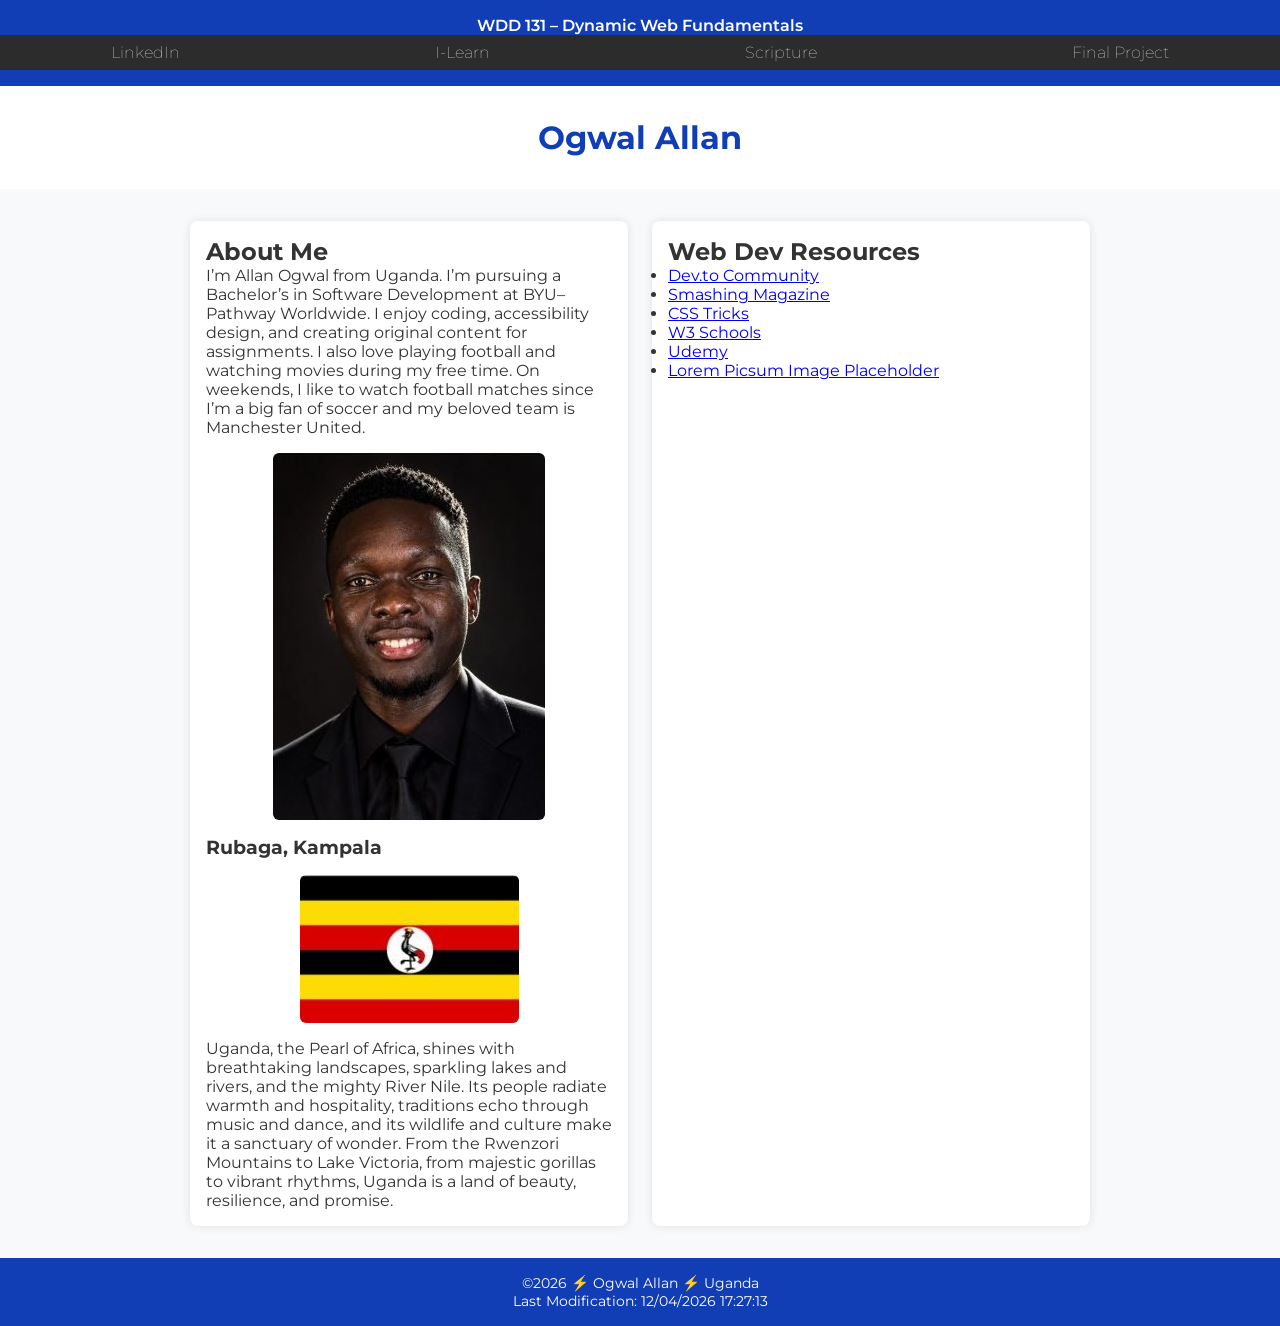
<file: index.html>
<!DOCTYPE html>
<html lang="en">

<head>
    <meta charset="UTF-8">
    <meta name="viewport" content="width=device-width, initial-scale=1.0">
    <meta name="description"
        content="WDD 131 – Dynamic Web Fundamentals | Ogwal Allan | Personal introduction and web development resources.">
    <meta name="author" content="Ogwal Allan">
    <title>WDD 131 – Dynamic Web Fundamentals – Ogwal Allan</title>

    <!-- Google Fonts -->
    <link rel="preconnect" href="https://fonts.googleapis.com">
    <link rel="preconnect" href="https://fonts.gstatic.com" crossorigin>
    <link
        href="https://fonts.googleapis.com/css2?family=Abril+Fatface&family=Montserrat:wght@100..900&family=Roboto:wght@100..900&display=swap"
        rel="stylesheet">

    <!-- Stylesheet -->
    <link rel="stylesheet" href="styles/base.css">
    <script src="scripts/getdates.js" defer></script>
</head>

<body>
    <header>
        <span id="course-title">WDD 131 – Dynamic Web Fundamentals</span>
        <nav aria-label="Main navigation">
            <ul>
                <li><a href="https://www.linkedin.com/in/ogwal-allan-72a151397/">LinkedIn</a></li>
                <li><a href="https://byupw.instructure.com/">I‑Learn</a></li>
                <li><a href="https://www.churchofjesuschrist.org/study/scriptures/nt/matt/1?lang=eng">Scripture</a></li>
                <li><a href="#">Final Project</a></li>
            </ul>
        </nav>
    </header>

    <!-- Name centered in white space below nav -->
    <section id="intro-name">
        <h1>Ogwal Allan</h1>
    </section>



    <main>
        <section class="card">
            <h2>About Me</h2>
            <p>I’m Allan Ogwal from Uganda. I’m pursuing a Bachelor’s in Software Development at BYU–Pathway Worldwide.
                I enjoy coding, accessibility design, and creating original content for assignments. I also love playing
                football and watching movies during my free time. On weekends, I like to watch football matches since
                I’m a big fan of soccer and my beloved team is Manchester United.</p>
            <img src="images/allan.jpg" alt="Ogwal Allan portrait">
            <h3>Rubaga, Kampala</h3>
            <img src="images/ugandaflag.jpg" alt="Official Flag of Uganda">
            <p>Uganda, the Pearl of Africa, shines with breathtaking landscapes, sparkling lakes and rivers, and the
                mighty River Nile. Its people radiate warmth and hospitality, traditions echo through music and dance,
                and its wildlife and culture make it a sanctuary of wonder. From the Rwenzori Mountains to Lake
                Victoria, from majestic gorillas to vibrant rhythms, Uganda is a land of beauty, resilience, and
                promise.</p>
        </section>

        <section class="card">
            <h2>Web Dev Resources</h2>
            <ul>
                <li><a href="https://dev.to/">Dev.to Community</a></li>
                <li><a href="https://www.smashingmagazine.com/">Smashing Magazine</a></li>
                <li><a href="https://css-tricks.com/">CSS Tricks</a></li>
                <li><a href="https://www.w3schools.com/">W3 Schools</a></li>
                <li><a href="https://www.udemy.com/">Udemy</a></li>
                <li><a href="https://picsum.photos/">Lorem Picsum Image Placeholder</a></li>
            </ul>
        </section>
    </main>

    <footer>
        <p>©<span id="currentyear"></span> ⚡ Ogwal Allan ⚡ Uganda</p>
        <p id="lastModified"></p>
    </footer>
</body>

</html>
</file>
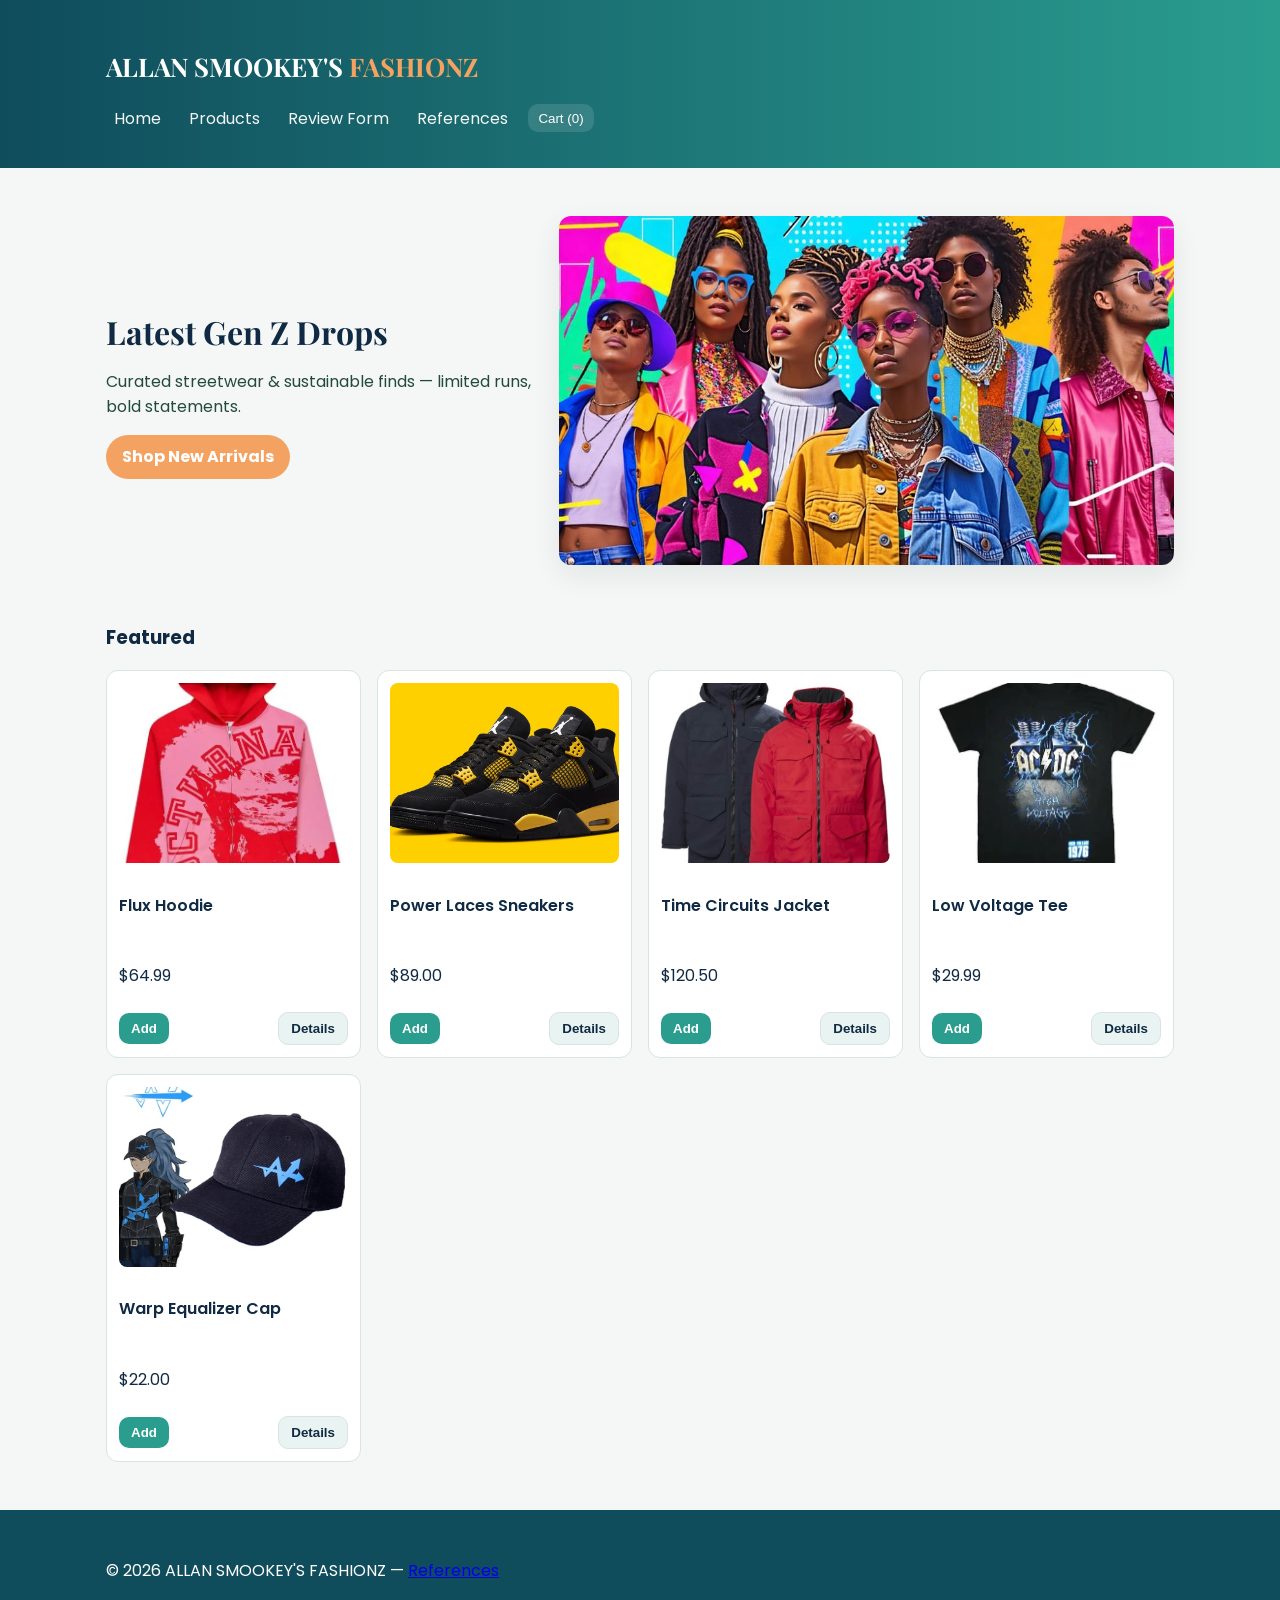
<file: project/index.html>
<!DOCTYPE html>
<html lang="en">

<head>
    <meta charset="utf-8">
    <meta name="viewport" content="width=device-width, initial-scale=1">
    <title>ALLAN SMOOKEY'S FASHIONZ — Home</title>
    <meta name="author" content="Ogwal Allan">
    <meta name="description" content="ALLAN SMOOKEY'S FASHIONZ — Trend-led Gen Z fashion store home page.">
    <link
        href="https://fonts.googleapis.com/css2?family=Playfair+Display:wght@600;700&family=Poppins:wght@300;400;600&display=swap"
        rel="stylesheet">
    <link rel="stylesheet" href="styles/main.css">
    <script src="scripts/main.js" defer></script>
</head>

<body>
    <header class="site-header">
        <div class="container">
            <h1 class="brand">ALLAN SMOOKEY'S <span class="accent">FASHIONZ</span></h1>
            <nav class="nav">
                <a href="index.html">Home</a>
                <a href="products.html">Products</a>
                <a href="../form.html">Review Form</a>
                <a href="references.html">References</a>
                <button id="cartBtn" class="cart-btn" aria-label="View cart">Cart (<span
                        id="cartCount">0</span>)</button>
            </nav>
        </div>
    </header>

    <main class="container">
        <section class="hero">
            <div class="hero-left">
                <h2>Latest Gen Z Drops</h2>
                <p class="lead">Curated streetwear & sustainable finds — limited runs, bold statements.</p>
                <a class="cta" href="products.html">Shop New Arrivals</a>
            </div>
            <div class="hero-right">
                <img src="../images/hero-streetwear.jpg" alt="Streetwear look" loading="lazy">
            </div>
        </section>

        <section>
            <h3>Featured</h3>
            <div id="productsGrid" class="products-grid" aria-live="polite">
                <!-- products rendered by JS -->
            </div>
        </section>
    </main>

    <footer class="site-footer">
        <div class="container">
            <p>&copy; <span id="year"></span> ALLAN SMOOKEY'S FASHIONZ — <a href="references.html">References</a></p>
        </div>
    </footer>

    <script>document.getElementById('year').textContent = new Date().getFullYear()</script>
</body>

</html>
</file>
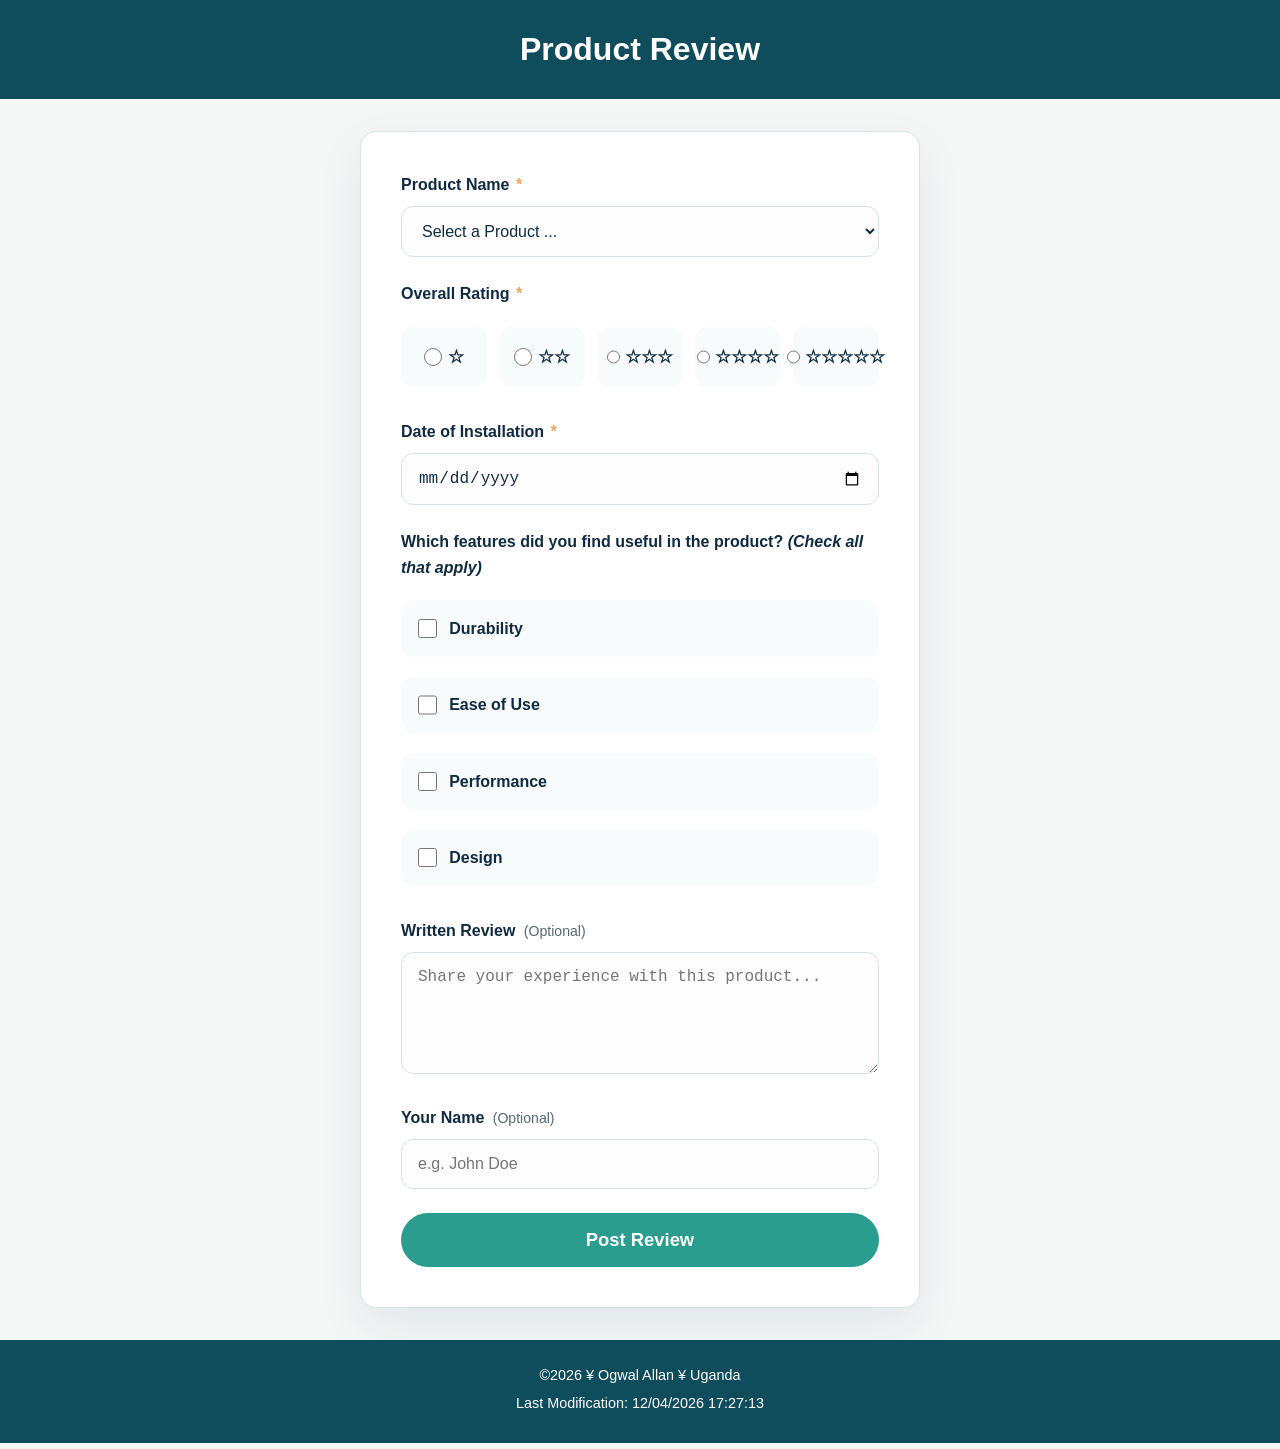
<file: form.html>
<!DOCTYPE html>
<html lang="en">

<head>
    <meta charset="UTF-8">
    <meta name="viewport" content="width=device-width, initial-scale=1.0">
    <title>Product Review Form</title>
    <meta name="author" content="Ogwal Allan">
    <meta name="description" content="Product review form assignment for WDD 131: Dynamic Web Fundamentals.">
    <link rel="stylesheet" href="styles/form.css">
    <script src="scripts/form.js" defer></script>
</head>

<body>
    <header>
        <h1>Product Review</h1>
    </header>

    <main>
        <form method="get" action="review.html">
            <div class="form-group">
                <label for="productName">Product Name <span class="required">*</span></label>
                <select id="productName" name="productName" required>
                    <option value="" disabled selected>Select a Product ...</option>
                </select>
            </div>

            <fieldset class="form-group">
                <legend>Overall Rating <span class="required">*</span></legend>
                <div class="rating-container">
                    <label class="rating-label" for="rating1">
                        <input type="radio" id="rating1" name="rating" value="1" required>
                        <span class="star-icon">☆</span>
                        <span class="sr-only">1 Star</span>
                    </label>
                    <label class="rating-label" for="rating2">
                        <input type="radio" id="rating2" name="rating" value="2" required>
                        <span class="star-icon">☆☆</span>
                        <span class="sr-only">2 Stars</span>
                    </label>
                    <label class="rating-label" for="rating3">
                        <input type="radio" id="rating3" name="rating" value="3" required>
                        <span class="star-icon">☆☆☆</span>
                        <span class="sr-only">3 Stars</span>
                    </label>
                    <label class="rating-label" for="rating4">
                        <input type="radio" id="rating4" name="rating" value="4" required>
                        <span class="star-icon">☆☆☆☆</span>
                        <span class="sr-only">4 Stars</span>
                    </label>
                    <label class="rating-label" for="rating5">
                        <input type="radio" id="rating5" name="rating" value="5" required>
                        <span class="star-icon">☆☆☆☆☆</span>
                        <span class="sr-only">5 Stars</span>
                    </label>
                </div>
            </fieldset>

            <div class="form-group">
                <label for="installationDate">Date of Installation <span class="required">*</span></label>
                <input type="date" id="installationDate" name="installationDate" required>
            </div>

            <fieldset class="form-group">
                <legend>Which features did you find useful in the product? <em>(Check all that apply)</em></legend>
                <div class="checkbox-group">
                    <label for="featureDurability">
                        <input type="checkbox" id="featureDurability" name="features" value="durability"> Durability
                    </label>
                    <label for="featureEaseOfUse">
                        <input type="checkbox" id="featureEaseOfUse" name="features" value="easeOfUse"> Ease of Use
                    </label>
                    <label for="featurePerformance">
                        <input type="checkbox" id="featurePerformance" name="features" value="performance"> Performance
                    </label>
                    <label for="featureDesign">
                        <input type="checkbox" id="featureDesign" name="features" value="design"> Design
                    </label>
                </div>
            </fieldset>

            <div class="form-group">
                <label for="writtenReview">Written Review <span class="optional">(Optional)</span></label>
                <textarea id="writtenReview" name="writtenReview" rows="5"
                    placeholder="Share your experience with this product..."></textarea>
            </div>

            <div class="form-group">
                <label for="userName">Your Name <span class="optional">(Optional)</span></label>
                <input type="text" id="userName" name="userName" placeholder="e.g. John Doe">
            </div>

            <input type="submit" value="Post Review" class="submit-btn">
        </form>
    </main>

    <footer>
        <p>&copy;<span id="currentYear"></span> ¥ Ogwal Allan ¥ Uganda</p>
        <p>Last Modification: <span id="lastModified"></span></p>
    </footer>
</body>

</html>
</file>
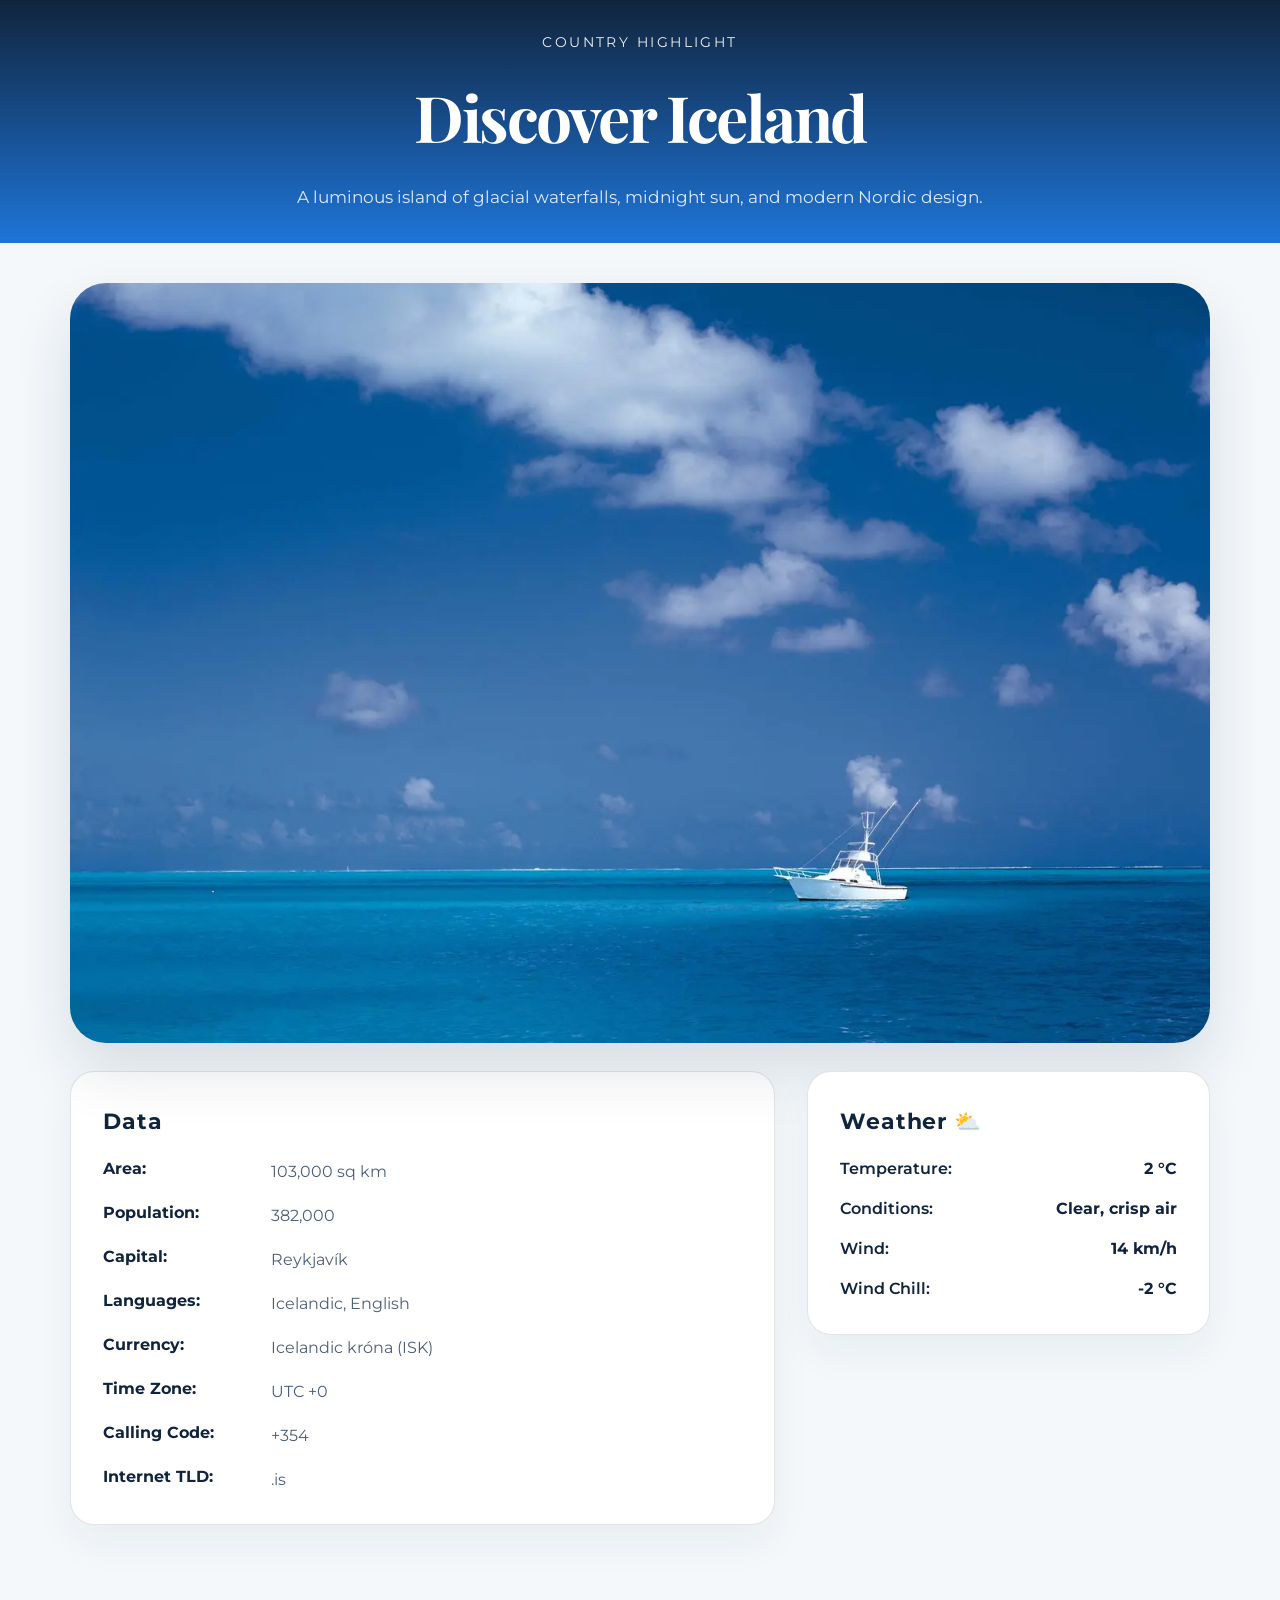
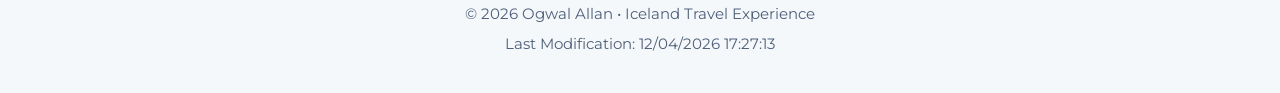
<file: place.html>
<!DOCTYPE html>
<html lang="en">

<head>
    <meta charset="UTF-8">
    <meta name="viewport" content="width=device-width, initial-scale=1.0">
    <meta name="description"
        content="Travel page for Iceland with responsive hero image, weather data, and modern design.">
    <meta name="author" content="Ogwal Allan">
    <title>Iceland Travel | Country Place Page</title>

    <link rel="preconnect" href="https://fonts.googleapis.com">
    <link rel="preconnect" href="https://fonts.gstatic.com" crossorigin>
    <link
        href="https://fonts.googleapis.com/css2?family=Montserrat:wght@300;400;500;700;800&family=Playfair+Display:wght@600;700&display=swap"
        rel="stylesheet">
    <link rel="stylesheet" href="styles/place.css">
    <script src="scripts/place.js" defer></script>
</head>

<body>
    <header class="page-header">
        <div class="header-inner">
            <div>
                <p class="eyebrow">Country Highlight</p>
                <h1>Discover Iceland</h1>
            </div>
            <p class="header-subtitle">A luminous island of glacial waterfalls, midnight sun, and modern Nordic design.
            </p>
        </div>
    </header>

    <main class="place-page">
        <section class="hero-panel">
            <div class="hero-image-wrapper">
                <picture>
                    <source type="image/webp"
                        srcset="images/hero-720.webp 720w, images/hero-1080.webp 1080w, images/hero-1440.webp 1440w"
                        sizes="(max-width: 900px) 100vw, 1200px">
                    <img class="hero-image" src="images/hero-1200.webp"
                        alt="Iceland glacier lake landscape in evening light" loading="lazy">
                </picture>
            </div>
        </section>

        <section class="detail-grid">
            <article class="data-card card">
                <h2>Data</h2>
                <dl>
                    <div>
                        <dt>Area:</dt>
                        <dd>103,000 sq km</dd>
                    </div>
                    <div>
                        <dt>Population:</dt>
                        <dd>382,000</dd>
                    </div>
                    <div>
                        <dt>Capital:</dt>
                        <dd>Reykjavík</dd>
                    </div>
                    <div>
                        <dt>Languages:</dt>
                        <dd>Icelandic, English</dd>
                    </div>
                    <div>
                        <dt>Currency:</dt>
                        <dd>Icelandic króna (ISK)</dd>
                    </div>
                    <div>
                        <dt>Time Zone:</dt>
                        <dd>UTC +0</dd>
                    </div>
                    <div>
                        <dt>Calling Code:</dt>
                        <dd>+354</dd>
                    </div>
                    <div>
                        <dt>Internet TLD:</dt>
                        <dd>.is</dd>
                    </div>
                </dl>
            </article>

            <article class="weather-card card">
                <div class="weather-icon-mobile">
                    <img src="images/weather-sun.svg" alt="Sunny weather icon" width="72" height="72">
                </div>
                <h2>Weather</h2>
                <ul>
                    <li><span>Temperature:</span><strong>2 °C</strong></li>
                    <li><span>Conditions:</span><strong>Clear, crisp air</strong></li>
                    <li><span>Wind:</span><strong>14 km/h</strong></li>
                    <li><span>Wind Chill:</span><strong id="windChill">–</strong></li>
                </ul>
            </article>
        </section>
    </main>

    <footer>
        <p>© <span id="currentyear"></span> Ogwal Allan • Iceland Travel Experience</p>
        <p id="lastModified"></p>
    </footer>
</body>

</html>
</file>
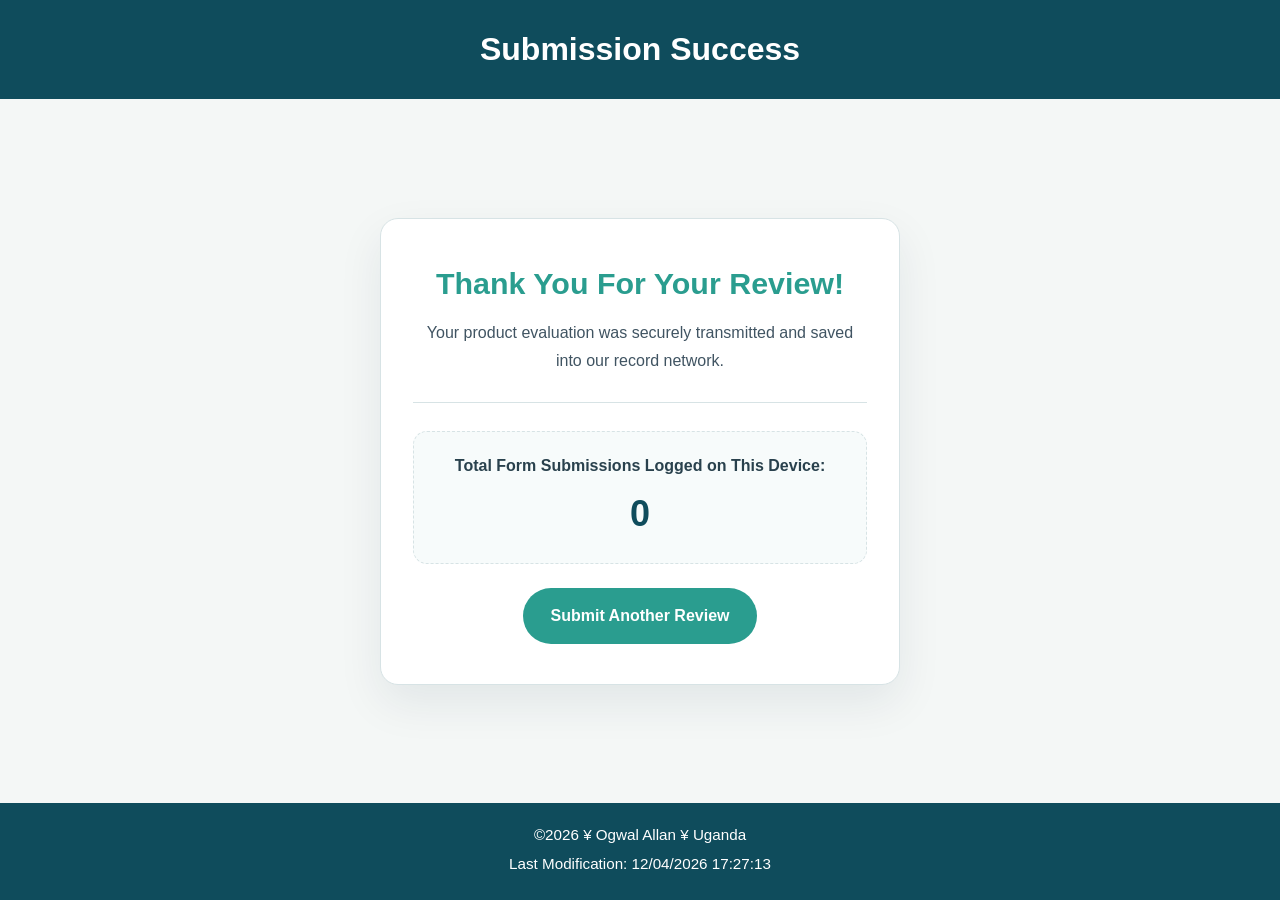
<file: review.html>
<!DOCTYPE html>
<html lang="en">

<head>
    <meta charset="UTF-8">
    <meta name="viewport" content="width=device-width, initial-scale=1.0">
    <title>Review Confirmation</title>
    <meta name="author" content="Ogwal Allan">
    <meta name="description" content="Confirmation landing page tracking submissions counter via localStorage.">
    <link rel="stylesheet" href="styles/review.css">
    <script src="scripts/review.js" defer></script>
</head>

<body>
    <header>
        <h1>Submission Success</h1>
    </header>

    <main>
        <section class="confirmation-card">
            <h2>Thank You For Your Review!</h2>
            <p>Your product evaluation was securely transmitted and saved into our record network.</p>

            <hr class="divider">

            <div class="counter-box">
                <p>Total Form Submissions Logged on This Device:</p>
                <span id="submissionCounter" class="counter-number">0</span>
            </div>

            <a href="form.html" class="return-link">Submit Another Review</a>
        </section>
    </main>

    <footer>
        <p>&copy;<span id="currentYear"></span> ¥ Ogwal Allan ¥ Uganda</p>
        <p>Last Modification: <span id="lastModified"></span></p>
    </footer>
</body>

</html>
</file>
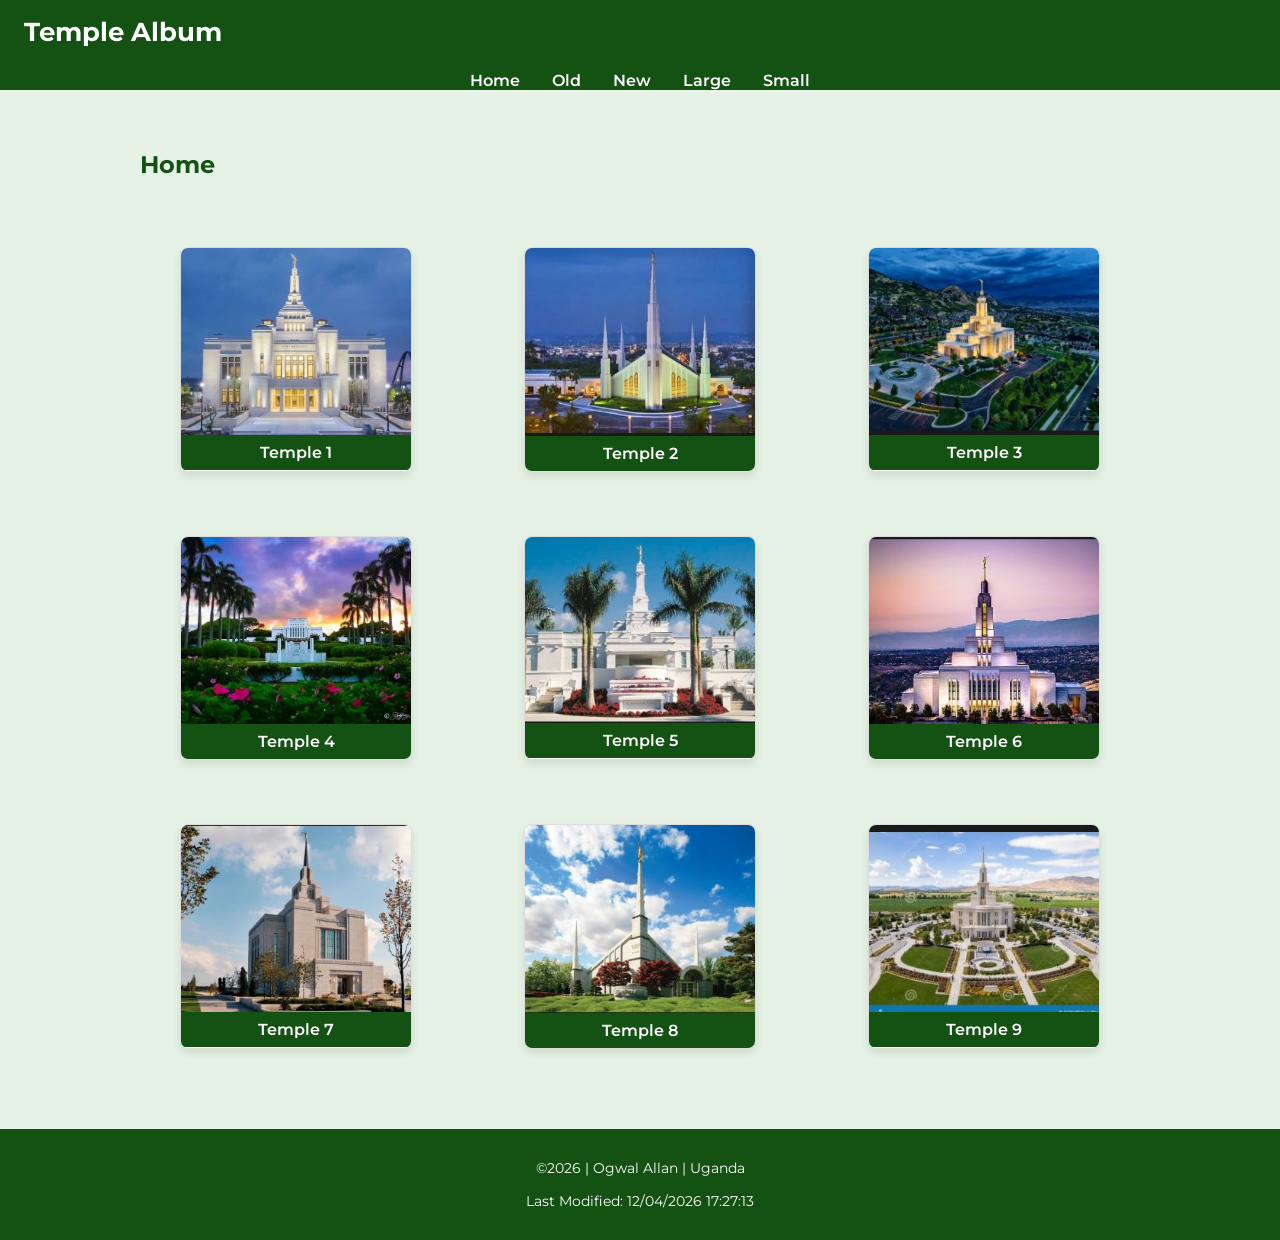
<file: temples.html>
<!DOCTYPE html>
<html lang="en">

<head>
  <meta charset="UTF-8">
  <meta name="description"
    content="Temple Album by Ogwal Allan showcasing beautiful temples with responsive design and accessibility features.">
  <meta name="author" content="Ogwal Allan">
  <meta name="viewport" content="width=device-width, initial-scale=1.0">
  <title>Ogwal Allan – Temple Album</title>
  <!-- Google Font: Montserrat -->
  <link rel="preconnect" href="https://fonts.googleapis.com">
  <link rel="preconnect" href="https://fonts.gstatic.com" crossorigin>
  <link
    href="https://fonts.googleapis.com/css2?family=Abril+Fatface&family=Montserrat:ital,wght@0,100..900;1,100..900&family=Roboto:ital,wght@0,100..900;1,100..900&display=swap"
    rel="stylesheet">
  <!-- CSS Files -->
  <link rel="stylesheet" href="styles/temples.css">
  <link rel="stylesheet" href="styles/temples-large.css">
  <!-- JavaScript -->
  <script defer src="scripts/temples.js"></script>
</head>

<body>
  <header>
    <div class="header-top">
      <h1>Temple Album</h1>
      <button id="menuButton">☰</button>
    </div>
    <nav id="navMenu">
      <a href="#">Home</a>
      <a href="#">Old</a>
      <a href="#">New</a>
      <a href="#">Large</a>
      <a href="#">Small</a>
    </nav>
  </header>


  <main>
    <h2>Home</h2>
    <section class="gallery">
      <figure>
        <img src="images/temple1.jpg" alt="Temple 1">
        <figcaption>Temple 1</figcaption>
      </figure>
      <figure>
        <img src="images/temple2.jpg" alt="Temple 2">
        <figcaption>Temple 2</figcaption>
      </figure>
      <figure>
        <img src="images/temple3.jpg" alt="Temple 3">
        <figcaption>Temple 3</figcaption>
      </figure>
      <figure>
        <img src="images/temple4.jpg" alt="Temple 4">
        <figcaption>Temple 4</figcaption>
      </figure>
      <figure>
        <img src="images/temple5.jpg" alt="Temple 5">
        <figcaption>Temple 5</figcaption>
      </figure>
      <figure>
        <img src="images/temple6.jpg" alt="Temple 6">
        <figcaption>Temple 6</figcaption>
      </figure>
      <figure>
        <img src="images/temple7.jpg" alt="Temple 7">
        <figcaption>Temple 7</figcaption>
      </figure>
      <figure>
        <img src="images/temple8.jpg" alt="Temple 8">
        <figcaption>Temple 8</figcaption>
      </figure>
      <figure>
        <img src="images/temple9.jpg" alt="Temple 9">
        <figcaption>Temple 9</figcaption>
      </figure>
    </section>
  </main>

  <footer>
    <p>©<span id="year"></span> | Ogwal Allan | Uganda</p>
    <p>Last Modified: <span id="lastModified"></span></p>
  </footer>
</body>

</html>
</file>
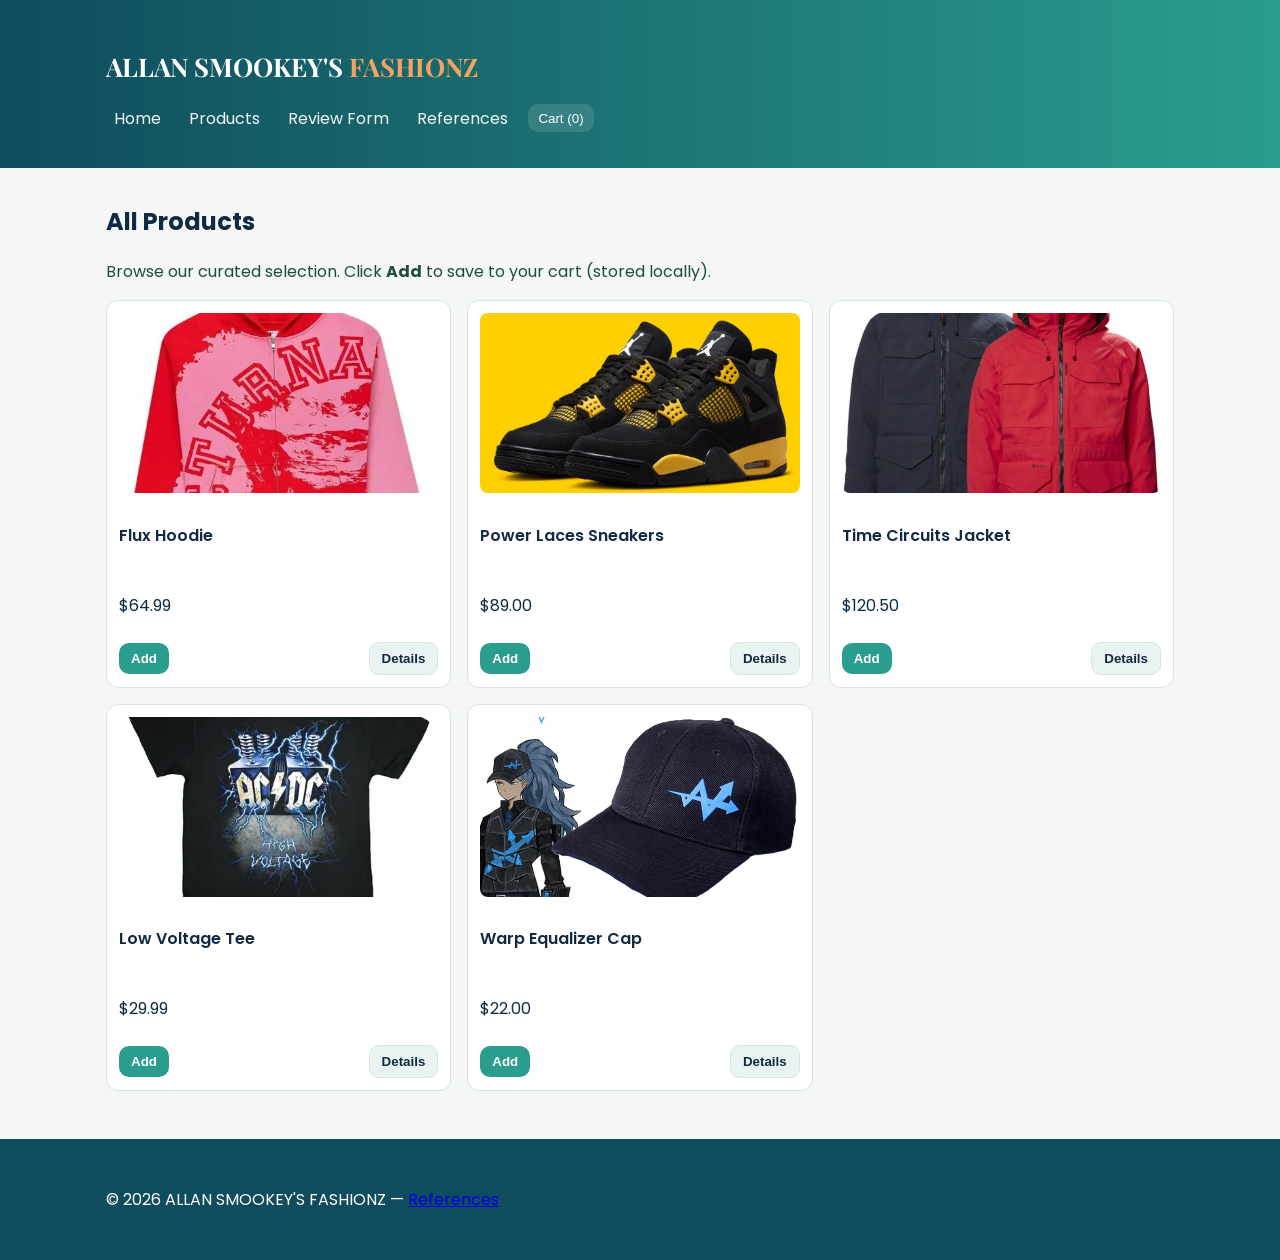
<file: project/products.html>
<!DOCTYPE html>
<html lang="en">

<head>
    <meta charset="utf-8">
    <meta name="viewport" content="width=device-width, initial-scale=1">
    <title>Products — ALLAN SMOOKEY'S FASHIONZ</title>
    <meta name="author" content="Ogwal Allan">
    <meta name="description" content="Products listing for ALLAN SMOOKEY'S FASHIONZ.">
    <link
        href="https://fonts.googleapis.com/css2?family=Playfair+Display:wght@600;700&family=Poppins:wght@300;400;600&display=swap"
        rel="stylesheet">
    <link rel="stylesheet" href="styles/main.css">
    <script src="scripts/main.js" defer></script>
</head>

<body>
    <header class="site-header">
        <div class="container">
            <h1 class="brand">ALLAN SMOOKEY'S <span class="accent">FASHIONZ</span></h1>
            <nav class="nav">
                <a href="index.html">Home</a>
                <a href="products.html">Products</a>
                <a href="../form.html">Review Form</a>
                <a href="references.html">References</a>
                <button id="cartBtnTop" class="cart-btn" aria-label="View cart">Cart (<span
                        id="cartCountTop">0</span>)</button>
            </nav>
        </div>
    </header>

    <main class="container">
        <h2>All Products</h2>
        <p class="lead">Browse our curated selection. Click <strong>Add</strong> to save to your cart (stored locally).
        </p>

        <div id="productsList" class="products-list">
            <!-- rendered by JS -->
        </div>
    </main>

    <footer class="site-footer">
        <div class="container">
            <p>&copy; <span id="yearP"></span> ALLAN SMOOKEY'S FASHIONZ — <a href="references.html">References</a></p>
        </div>
    </footer>

    <script>document.getElementById('yearP').textContent = new Date().getFullYear()</script>
</body>

</html>
</file>
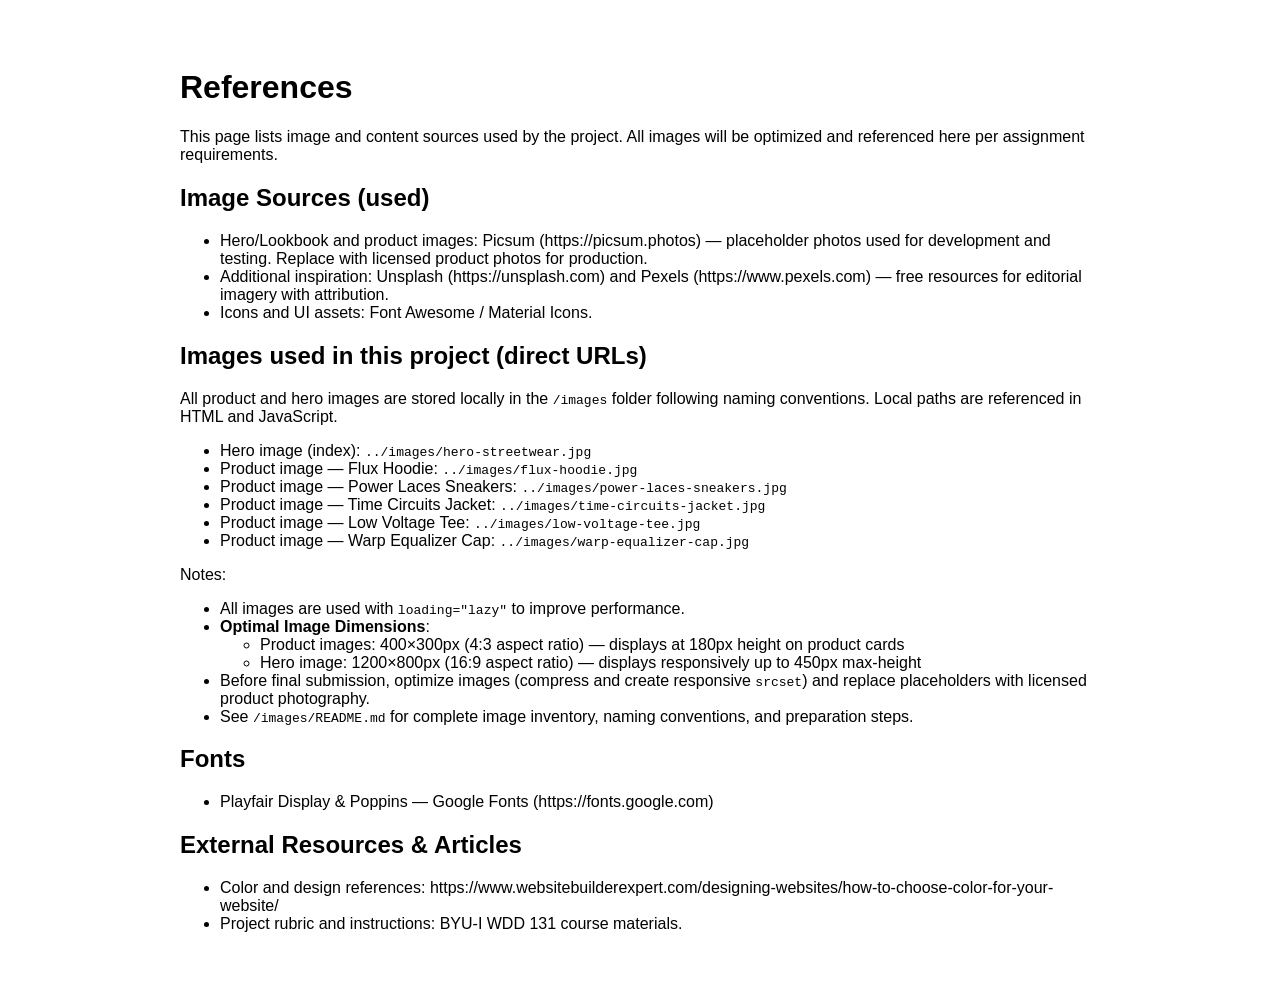
<file: project/references.html>
<!DOCTYPE html>
<html lang="en">

<head>
    <meta charset="utf-8">
    <meta name="viewport" content="width=device-width, initial-scale=1">
    <title>References — ALLAN SMOOKEY'S FASHIONZ</title>
    <meta name="author" content="Ogwal Allan">
    <meta name="description" content="References and image attributions for ALLAN SMOOKEY'S FASHIONZ project.">
</head>

<body>
    <main style="max-width:920px;margin:2rem auto;font-family:Arial,Helvetica,sans-serif;padding:1rem">
        <h1>References</h1>
        <p>This page lists image and content sources used by the project. All images will be optimized and referenced
            here per assignment requirements.</p>

        <h2>Image Sources (used)</h2>
        <ul>
            <li>Hero/Lookbook and product images: Picsum (https://picsum.photos) — placeholder photos used for
                development and testing. Replace with licensed product photos for production.</li>
            <li>Additional inspiration: Unsplash (https://unsplash.com) and Pexels (https://www.pexels.com) — free
                resources for editorial imagery with attribution.</li>
            <li>Icons and UI assets: Font Awesome / Material Icons.</li>
        </ul>
        <h2>Images used in this project (direct URLs)</h2>
        <p>All product and hero images are stored locally in the <code>/images</code> folder following naming
            conventions. Local paths are referenced in HTML and JavaScript.</p>
        <ul>
            <li>Hero image (index): <code>../images/hero-streetwear.jpg</code></li>
            <li>Product image — Flux Hoodie: <code>../images/flux-hoodie.jpg</code></li>
            <li>Product image — Power Laces Sneakers: <code>../images/power-laces-sneakers.jpg</code></li>
            <li>Product image — Time Circuits Jacket: <code>../images/time-circuits-jacket.jpg</code></li>
            <li>Product image — Low Voltage Tee: <code>../images/low-voltage-tee.jpg</code></li>
            <li>Product image — Warp Equalizer Cap: <code>../images/warp-equalizer-cap.jpg</code></li>
        </ul>

        <p>Notes:</p>
        <ul>
            <li>All images are used with <code>loading="lazy"</code> to improve performance.</li>
            <li><strong>Optimal Image Dimensions</strong>:
                <ul>
                    <li>Product images: 400×300px (4:3 aspect ratio) — displays at 180px height on product cards</li>
                    <li>Hero image: 1200×800px (16:9 aspect ratio) — displays responsively up to 450px max-height</li>
                </ul>
            </li>
            <li>Before final submission, optimize images (compress and create responsive <code>srcset</code>) and
                replace placeholders with licensed product photography.</li>
            <li>See <code>/images/README.md</code> for complete image inventory, naming conventions, and preparation
                steps.</li>
        </ul>

        <h2>Fonts</h2>
        <ul>
            <li>Playfair Display &amp; Poppins — Google Fonts (https://fonts.google.com)</li>
        </ul>

        <h2>External Resources &amp; Articles</h2>
        <ul>
            <li>Color and design references:
                https://www.websitebuilderexpert.com/designing-websites/how-to-choose-color-for-your-website/</li>
            <li>Project rubric and instructions: BYU-I WDD 131 course materials.</li>
        </ul>
    </main>
</body>

</html>
</file>
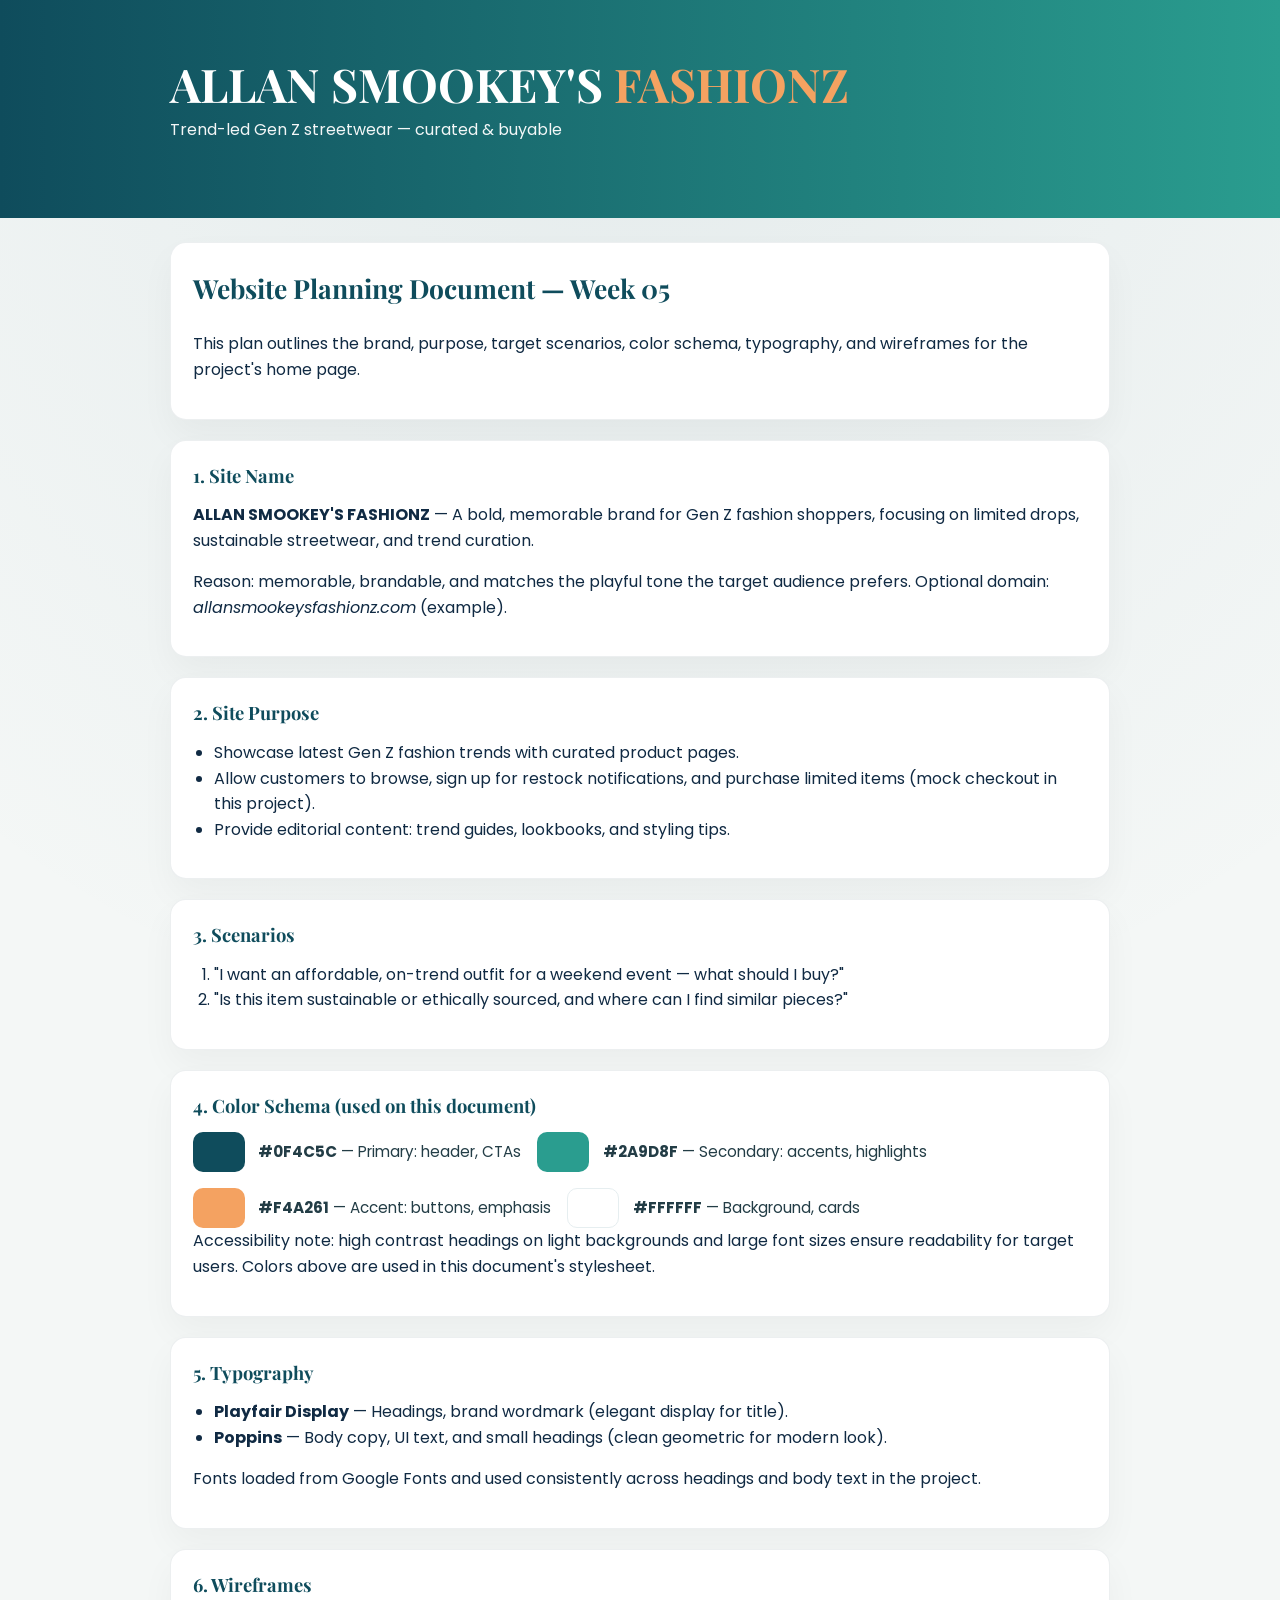
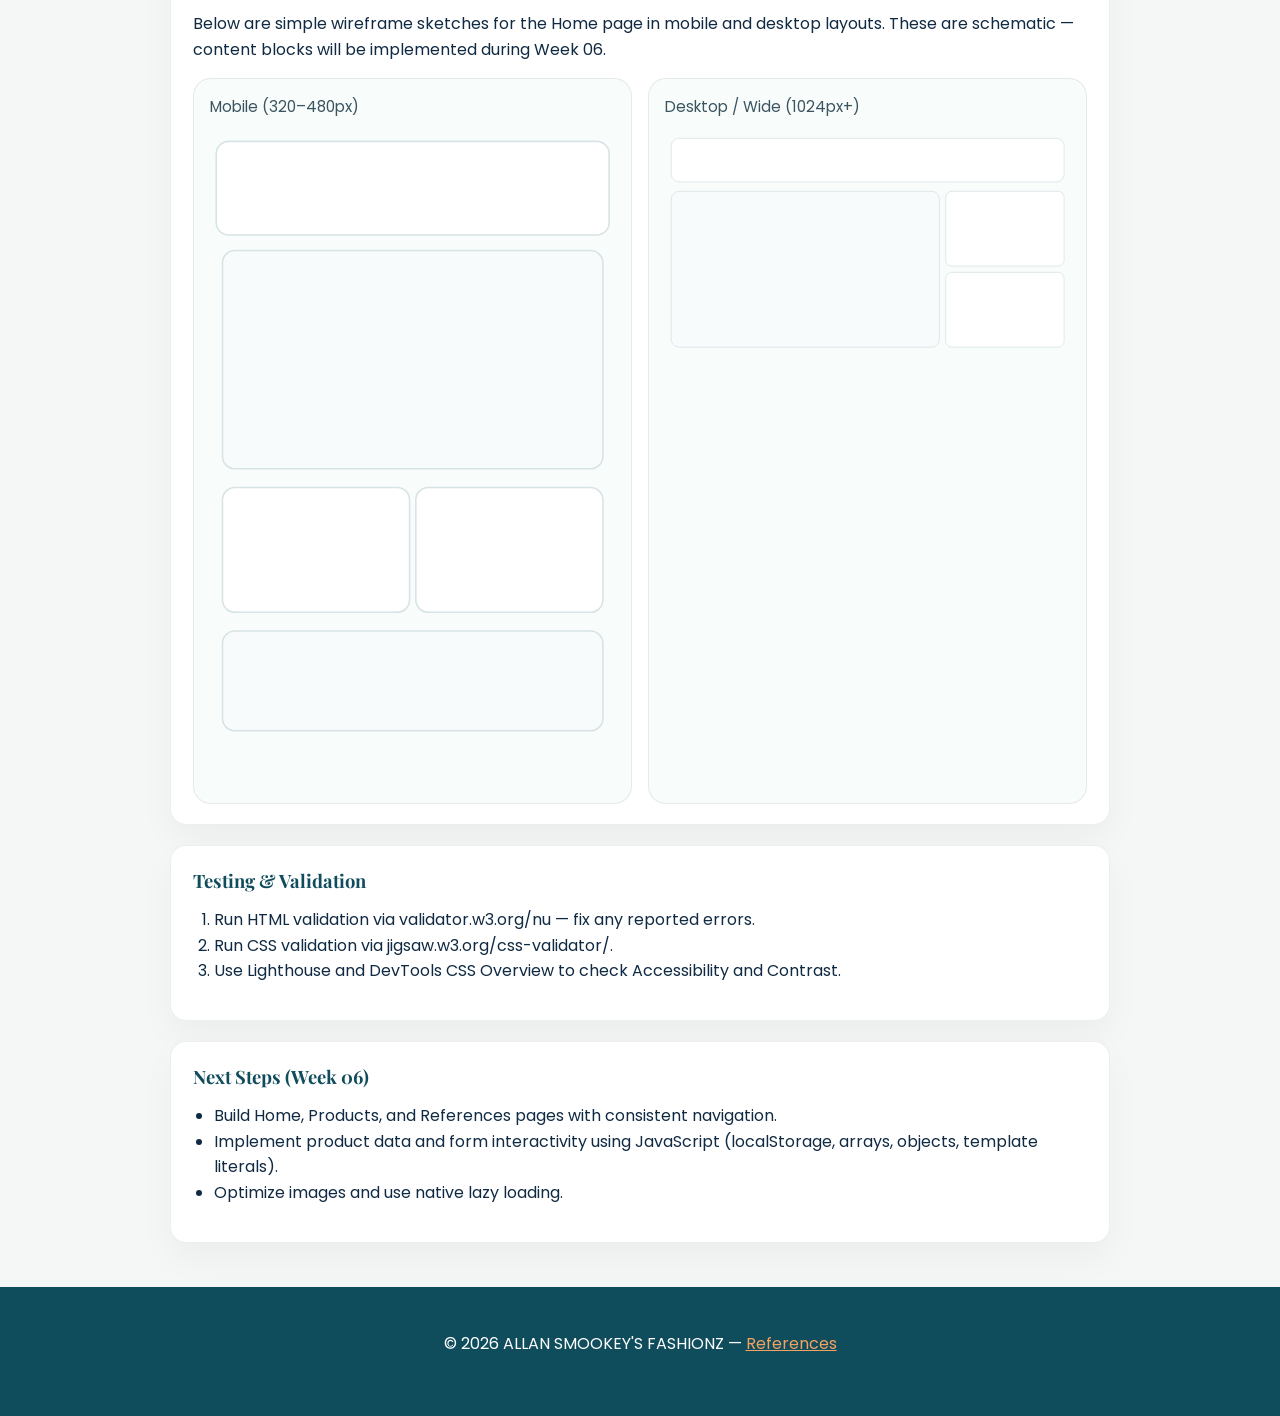
<file: project/siteplan.html>
<!DOCTYPE html>
<html lang="en">

<head>
    <meta charset="utf-8">
    <meta name="viewport" content="width=device-width, initial-scale=1">
    <title>ALLAN SMOOKEY'S FASHIONZ — Site Plan</title>
    <meta name="author" content="Ogwal Allan">
    <meta name="description" content="Site plan for ALLAN SMOOKEY'S FASHIONZ — Gen Z fashion trends store.">
    <link rel="preconnect" href="https://fonts.googleapis.com">
    <link rel="preconnect" href="https://fonts.gstatic.com" crossorigin>
    <link
        href="https://fonts.googleapis.com/css2?family=Playfair+Display:wght@600;700&family=Poppins:wght@300;400;600&display=swap"
        rel="stylesheet">
    <link rel="stylesheet" href="styles/siteplan.css">
</head>

<body>
    <header class="site-header">
        <div class="container">
            <div class="brand">
                <h1>ALLAN SMOOKEY'S <span class="accent">FASHIONZ</span></h1>
                <p class="tag">Trend-led Gen Z streetwear — curated & buyable</p>
            </div>
        </div>
    </header>

    <main class="container">
        <section class="intro">
            <h2>Website Planning Document — Week 05</h2>
            <p>This plan outlines the brand, purpose, target scenarios, color schema, typography, and wireframes for the
                project's home page.</p>
        </section>

        <section>
            <h3>1. Site Name</h3>
            <p><strong>ALLAN SMOOKEY'S FASHIONZ</strong> — A bold, memorable brand for Gen Z fashion shoppers, focusing
                on limited drops, sustainable streetwear, and trend curation.
            </p>
            <p>Reason: memorable, brandable, and matches the playful tone the target audience prefers. Optional domain:
                <em>allansmookeysfashionz.com</em> (example).
            </p>
        </section>

        <section>
            <h3>2. Site Purpose</h3>
            <ul>
                <li>Showcase latest Gen Z fashion trends with curated product pages.</li>
                <li>Allow customers to browse, sign up for restock notifications, and purchase limited items (mock
                    checkout in this project).</li>
                <li>Provide editorial content: trend guides, lookbooks, and styling tips.</li>
            </ul>
        </section>

        <section>
            <h3>3. Scenarios</h3>
            <ol>
                <li>"I want an affordable, on-trend outfit for a weekend event — what should I buy?"</li>
                <li>"Is this item sustainable or ethically sourced, and where can I find similar pieces?"</li>
            </ol>
        </section>

        <section>
            <h3>4. Color Schema (used on this document)</h3>
            <div class="swatches">
                <div class="swatch">
                    <span class="sample primary"></span>
                    <p><strong>#0F4C5C</strong> — Primary: header, CTAs</p>
                </div>
                <div class="swatch">
                    <span class="sample secondary"></span>
                    <p><strong>#2A9D8F</strong> — Secondary: accents, highlights</p>
                </div>
                <div class="swatch">
                    <span class="sample accent"></span>
                    <p><strong>#F4A261</strong> — Accent: buttons, emphasis</p>
                </div>
                <div class="swatch">
                    <span class="sample light"></span>
                    <p><strong>#FFFFFF</strong> — Background, cards</p>
                </div>
            </div>
            <p>Accessibility note: high contrast headings on light backgrounds and large font sizes ensure readability
                for target users. Colors above are used in this document's stylesheet.</p>
        </section>

        <section>
            <h3>5. Typography</h3>
            <ul>
                <li><strong>Playfair Display</strong> — Headings, brand wordmark (elegant display for title).</li>
                <li><strong>Poppins</strong> — Body copy, UI text, and small headings (clean geometric for modern look).
                </li>
            </ul>
            <p>Fonts loaded from Google Fonts and used consistently across headings and body text in the project.</p>
        </section>

        <section>
            <h3>6. Wireframes</h3>
            <p>Below are simple wireframe sketches for the Home page in mobile and desktop layouts. These are schematic
                — content blocks will be implemented during Week 06.</p>

            <div class="wireframes">
                <figure>
                    <figcaption>Mobile (320–480px)</figcaption>
                    <svg width="260" height="420" viewBox="0 0 260 420" aria-hidden="true">
                        <rect x="4" y="6" width="252" height="60" rx="8" fill="#ffffff" stroke="#d7e3e5"></rect>
                        <rect x="8" y="76" width="244" height="140" rx="8" fill="#f7fbfb" stroke="#d7e3e5"></rect>
                        <rect x="8" y="228" width="120" height="80" rx="8" fill="#ffffff" stroke="#d7e3e5"></rect>
                        <rect x="132" y="228" width="120" height="80" rx="8" fill="#ffffff" stroke="#d7e3e5"></rect>
                        <rect x="8" y="320" width="244" height="64" rx="8" fill="#f7fbfb" stroke="#d7e3e5"></rect>
                    </svg>
                </figure>

                <figure>
                    <figcaption>Desktop / Wide (1024px+)</figcaption>
                    <svg width="520" height="300" viewBox="0 0 520 300" aria-hidden="true">
                        <rect x="8" y="8" width="504" height="56" rx="10" fill="#ffffff" stroke="#d7e3e5"></rect>
                        <rect x="8" y="76" width="344" height="200" rx="10" fill="#f7fbfb" stroke="#d7e3e5"></rect>
                        <rect x="360" y="76" width="152" height="96" rx="8" fill="#ffffff" stroke="#d7e3e5"></rect>
                        <rect x="360" y="180" width="152" height="96" rx="8" fill="#ffffff" stroke="#d7e3e5"></rect>
                    </svg>
                </figure>
            </div>
        </section>

        <section>
            <h3>Testing & Validation</h3>
            <ol>
                <li>Run HTML validation via validator.w3.org/nu — fix any reported errors.</li>
                <li>Run CSS validation via jigsaw.w3.org/css-validator/.</li>
                <li>Use Lighthouse and DevTools CSS Overview to check Accessibility and Contrast.</li>
            </ol>
        </section>

        <section>
            <h3>Next Steps (Week 06)</h3>
            <ul>
                <li>Build Home, Products, and References pages with consistent navigation.</li>
                <li>Implement product data and form interactivity using JavaScript (localStorage, arrays, objects,
                    template literals).</li>
                <li>Optimize images and use native lazy loading.</li>
            </ul>
        </section>
    </main>

    <footer class="site-footer">
        <div class="container">
            <p>&copy; <span id="currentYear">2026</span> ALLAN SMOOKEY'S FASHIONZ — <a
                    href="references.html">References</a></p>
        </div>
    </footer>

    <script>
        document.getElementById('currentYear').textContent = new Date().getFullYear();
    </script>
</body>

</html>
</file>
<file: styles/base.css>
/* Reset */
* {
    margin: 0;
    padding: 0;
    box-sizing: border-box;
}

/* Body */
body {
    font-family: "Montserrat", sans-serif;
    background-color: #f8f9fa;
    color: #333333;
}

/* Header */
header {
    background-color: #123eb5;
    color: #ffffff;
    text-align: center;
    padding: 1rem 0;
    font-weight: 100;
}

#course-title {
    font-weight: 600;
}

/* Navigation */
nav ul {
    list-style: none;
    display: flex;
    justify-content: space-around;
    gap: 2rem;
    background-color: #2c2c2c;
    padding: 0.5rem 0;
}

nav a {
    color: #ffffff;
    text-decoration: none;
    transition: all 0.3s ease;
}

nav a:hover {
    color: #ffcc00;
    transform: scale(1.05);
}

/* Main Content */
main {
    max-width: 900px;
    margin: 2rem auto;
    display: grid;
    grid-template-columns: 1fr;
    /* mobile default */
    gap: 1.5rem;
}

@media (min-width: 640px) {
    main {
        grid-template-columns: 1fr 1fr;
        /* two columns on larger screens */
    }
}

/* Cards */
.card {
    background-color: #ffffff;
    border-radius: 8px;
    padding: 1rem;
    box-shadow: 0 0 10px rgba(0, 0, 0, 0.1);
}

.card img {
    display: block;
    max-width: 100%;
    margin: 1rem auto;
    border-radius: 6px;
}

/* Footer */
footer {
    background-color: #123eb5;
    color: #ffffff;
    text-align: center;
    padding: 1rem;
    font-size: 0.9rem;
}

/* Intro Name Section */
#intro-name {
    background-color: #ffffff;
    /* white background */
    display: flex;
    justify-content: center;
    align-items: center;
    padding: 2rem 0;
    /* uniform vertical spacing */
}

#intro-name h1 {
    font-weight: 700;
    font-size: 2rem;
    color: #123eb5;
    /* matches site theme */
    text-align: center;
    margin: 0;
}
</file>
<file: project/styles/main.css>
:root {
    --bg: #f4f7f6;
    --card: #ffffff;
    --primary: #0f4c5c;
    /* deep blue-green */
    --secondary: #2a9d8f;
    /* blue accent */
    --accent: #f4a261;
    /* warm accent */
    --muted: #d7e3e5;
    --text: #102a43;
}

* {
    box-sizing: border-box
}

body {
    font-family: 'Poppins', system-ui, Arial, sans-serif;
    background: var(--bg);
    color: var(--text);
    margin: 0
}

.container {
    max-width: 1100px;
    margin: 0 auto;
    padding: 1rem
}

.site-header {
    background: linear-gradient(90deg, var(--primary), var(--secondary));
    color: #fff;
    padding: 1rem 0
}

.brand {
    font-family: 'Playfair Display', serif;
    font-size: 1.6rem
}

.brand .accent {
    color: var(--accent)
}

.nav {
    display: flex;
    gap: 0.75rem;
    align-items: center;
    flex-wrap: wrap
}

.nav a {
    color: #fff;
    text-decoration: none;
    padding: 0.35rem 0.5rem;
    border-radius: 6px;
    opacity: 0.95
}

.cart-btn {
    background: rgba(255, 255, 255, 0.12);
    border: 0;
    color: #fff;
    padding: 0.4rem 0.65rem;
    border-radius: 10px;
    cursor: pointer
}

.hero {
    display: flex;
    gap: 1rem;
    align-items: center;
    padding: 2rem 0
}

.hero-left {
    max-width: 52%
}

.hero h2 {
    font-family: 'Playfair Display', serif;
    font-size: 2rem;
    margin: 0 0 0.5rem
}

.lead {
    color: #244a3f
}

.cta {
    display: inline-block;
    background: var(--accent);
    color: #fff;
    padding: 0.6rem 1rem;
    border-radius: 999px;
    text-decoration: none;
    font-weight: 700
}

.hero-right img {
    width: 100%;
    height: auto;
    max-height: 450px;
    object-fit: cover;
    border-radius: 12px;
    box-shadow: 0 10px 30px rgba(6, 20, 14, 0.08)
}

.products-grid {
    display: grid;
    grid-template-columns: repeat(auto-fill, minmax(220px, 1fr));
    gap: 1rem
}

.product-card {
    background: var(--card);
    border: 1px solid var(--muted);
    padding: 0.75rem;
    border-radius: 12px;
    display: flex;
    flex-direction: column;
    gap: 0.5rem
}

.product-card img {
    width: 100%;
    height: 180px;
    object-fit: cover;
    border-radius: 8px
}

.product-title {
    font-weight: 600
}

.product-actions {
    display: flex;
    gap: 0.5rem;
    justify-content: space-between;
    align-items: center
}

.btn {
    background: var(--secondary);
    color: #fff;
    padding: 0.5rem 0.75rem;
    border-radius: 10px;
    border: 0;
    cursor: pointer;
    font-weight: 700
}

.btn.secondary {
    background: #e9f4f2;
    color: var(--text);
    border: 1px solid var(--muted)
}

.products-list {
    display: grid;
    grid-template-columns: repeat(auto-fill, minmax(320px, 1fr));
    gap: 1rem
}

.site-footer {
    background: var(--primary);
    color: #fff;
    padding: 1rem;
    margin-top: 2rem
}

@media(max-width:800px) {
    .hero {
        flex-direction: column
    }

    .hero-left {
        max-width: 100%
    }

    .hero-right img {
        height: 220px;
        object-fit: cover
    }
}
</file>
<file: styles/form.css>
/* --- Core Reset & Variables --- */
:root {
    --surface-bg: #f4f7f6;
    --card-bg: #ffffff;
    --primary-color: #0f4c5c;
    --secondary-color: #2a9d8f;
    --accent-color: #f4a261;
    --text-dark: #102a43;
    --text-light: #ffffff;
    --border-color: #d7e3e5;
    --focus-outline: #1b7d7a;
}

* {
    box-sizing: border-box;
    margin: 0;
    padding: 0;
}

body {
    font-family: 'Segoe UI', Tahoma, Geneva, Verdana, sans-serif;
    line-height: 1.6;
    color: var(--text-dark);
    background-color: var(--surface-bg);
    display: flex;
    flex-direction: column;
    min-height: 100vh;
}

/* --- Layout Elements --- */
header {
    background-color: var(--primary-color);
    color: var(--text-light);
    text-align: center;
    padding: 1.5rem;
}

header h1 {
    font-size: 2rem;
    font-weight: 700;
}

main {
    flex: 1;
    display: flex;
    justify-content: center;
    padding: 2rem 1rem;
}

form {
    background-color: var(--card-bg);
    border: 1px solid var(--border-color);
    border-radius: 16px;
    padding: 2rem;
    width: 100%;
    max-width: 560px;
    box-shadow: 0 18px 45px rgba(16, 42, 67, 0.08);
}

/* --- Typography & Elements --- */
.form-group {
    margin-bottom: 1.5rem;
    border: none;
}

label,
legend {
    display: block;
    font-weight: 700;
    margin-bottom: 0.5rem;
    font-size: 1rem;
}

.required {
    color: var(--accent-color);
    margin-left: 2px;
}

.optional {
    font-size: 0.88rem;
    font-weight: 500;
    color: #556873;
    margin-left: 4px;
}

/* --- Form Fields & Inputs --- */
select,
input[type="date"],
textarea,
input[type="text"] {
    width: 100%;
    padding: 0.95rem 1rem;
    border: 1px solid var(--border-color);
    border-radius: 12px;
    font-size: 1rem;
    background-color: #fdfdfd;
    color: var(--text-dark);
    transition: border-color 0.2s ease, box-shadow 0.2s ease;
}

select:focus,
input:focus,
textarea:focus {
    outline: none;
    border-color: var(--secondary-color);
    box-shadow: 0 0 0 4px rgba(42, 157, 143, 0.12);
}

/* Radio / Stars Container Layout */
.rating-container {
    display: grid;
    grid-template-columns: repeat(5, minmax(0, 1fr));
    gap: 0.75rem;
    margin-top: 0.75rem;
}

.rating-label {
    display: inline-flex;
    align-items: center;
    justify-content: center;
    gap: 0.35rem;
    cursor: pointer;
    font-weight: 700;
    padding: 0.95rem 0.7rem;
    background-color: #f7fbfb;
    border-radius: 12px;
    border: 1px solid transparent;
    transition: background-color 0.2s ease, border-color 0.2s ease;
}

.rating-label:hover,
.rating-label:focus-within {
    background-color: #e9f4f2;
    border-color: var(--secondary-color);
}

.rating-label input[type="radio"] {
    width: 1.15rem;
    height: 1.15rem;
    accent-color: var(--secondary-color);
}

.star-icon {
    font-size: 1.1rem;
    letter-spacing: 0;
}

/* Checkbox Layout Group */
.checkbox-group {
    display: grid;
    gap: 0.75rem;
    margin-top: 0.75rem;
}

.checkbox-group label {
    display: inline-flex;
    align-items: center;
    gap: 0.75rem;
    font-weight: 600;
    cursor: pointer;
    background-color: #f7fbfb;
    padding: 0.9rem 1rem;
    border-radius: 12px;
    border: 1px solid transparent;
    transition: border-color 0.2s ease, background-color 0.2s ease;
}

.checkbox-group label:hover,
.checkbox-group label:focus-within {
    border-color: var(--secondary-color);
}

.checkbox-group input[type="checkbox"] {
    width: 1.2rem;
    height: 1.2rem;
    accent-color: var(--secondary-color);
}

/* Screen reader helper rule for accessibility */
.sr-only {
    position: absolute;
    width: 1px;
    height: 1px;
    padding: 0;
    margin: -1px;
    overflow: hidden;
    clip: rect(0, 0, 0, 0);
    border: 0;
}

/* Submit Action Button */
.submit-btn {
    width: 100%;
    background-color: var(--secondary-color);
    color: var(--text-light);
    border: none;
    padding: 1rem 1.2rem;
    font-size: 1.15rem;
    font-weight: 700;
    border-radius: 999px;
    cursor: pointer;
    transition: transform 0.15s ease, background-color 0.2s ease;
}

.submit-btn:hover {
    background-color: #23807c;
    transform: translateY(-1px);
}

.submit-btn:focus {
    outline: 3px solid rgba(42, 157, 143, 0.4);
    outline-offset: 2px;
}

/* --- Footer Elements --- */
footer {
    background-color: var(--primary-color);
    color: var(--text-light);
    text-align: center;
    padding: 1.5rem;
    font-size: 0.9rem;
    margin-top: auto;
}

footer p {
    margin-bottom: 0.25rem;
}

footer a {
    color: var(--text-light);
    text-decoration: none;
    font-weight: 600;
}

footer a:hover,
footer a:focus {
    text-decoration: underline;
}

/* --- Media Queries Desktop Optimization --- */
@media (min-width: 600px) {
    form {
        padding: 2.5rem;
    }
}
</file>
<file: styles/place.css>
:root {
    --page-bg: #f4f8fb;
    --surface: #ffffff;
    --surface-soft: #eaf3f8;
    --text-primary: #11243d;
    --text-secondary: #4f5f78;
    --accent: #1e75d8;
    --accent-soft: #dce9ff;
    --border: rgba(17, 36, 61, 0.12);
    --shadow: 0 28px 60px rgba(17, 36, 61, 0.12);
}

* {
    box-sizing: border-box;
}

html {
    scroll-behavior: smooth;
}

body {
    margin: 0;
    font-family: "Montserrat", sans-serif;
    background-color: var(--page-bg);
    color: var(--text-primary);
    line-height: 1.6;
}

img {
    max-width: 100%;
    display: block;
}

button,
a {
    font: inherit;
}

.page-header {
    background: linear-gradient(180deg, var(--text-primary) 0%, var(--accent) 100%);
    color: var(--surface);
    padding: 2rem 1.25rem;
    text-align: center;
}

.header-inner {
    max-width: 1080px;
    margin: 0 auto;
}

.eyebrow {
    margin: 0 0 0.75rem;
    font-size: 0.85rem;
    letter-spacing: 0.18em;
    text-transform: uppercase;
    opacity: 0.92;
}

.page-header h1 {
    margin: 0;
    font-family: "Playfair Display", serif;
    font-size: clamp(2.4rem, 5vw, 4rem);
    letter-spacing: -0.04em;
}

.header-subtitle {
    max-width: 880px;
    margin: 1rem auto 0;
    color: var(--accent-soft);
    font-size: 1.05rem;
}

.place-page {
    padding: 2rem 1rem 3rem;
    max-width: 1180px;
    margin: 0 auto;
    display: grid;
    gap: 1.75rem;
}

.hero-panel {
    position: relative;
}

.hero-image-wrapper {
    overflow: hidden;
    border-radius: 28px;
    box-shadow: var(--shadow);
    background-color: var(--accent-soft);
}

.hero-image {
    width: 100%;
    height: auto;
    object-fit: cover;
}

.detail-grid {
    display: grid;
    gap: 1.5rem;
}

.card {
    background-color: var(--surface);
    border: 1px solid var(--border);
    border-radius: 24px;
    padding: 1.75rem;
    box-shadow: 0 18px 40px rgba(17, 36, 61, 0.05);
}

.data-card h2,
.weather-card h2 {
    margin-top: 0;
    letter-spacing: 0.04em;
    font-size: 1.35rem;
}

.data-card dl {
    display: grid;
    gap: 1rem;
    margin: 1rem 0 0;
}

.data-card dt {
    font-weight: 700;
    color: var(--text-primary);
}

.data-card dd {
    margin: 0.15rem 0 0;
    color: var(--text-secondary);
}

.data-card div {
    display: grid;
    grid-template-columns: 10rem 1fr;
    gap: 0.5rem;
}

.weather-card {
    position: relative;
}

.weather-icon-mobile {
    width: 76px;
    margin: 0 auto 1rem;
}

.weather-icon-mobile img {
    width: 100%;
    display: block;
}

.weather-card ul {
    list-style: none;
    padding: 0;
    margin: 1rem 0 0;
    display: grid;
    gap: 0.9rem;
}

.weather-card li {
    display: flex;
    justify-content: space-between;
    align-items: center;
    color: var(--text-secondary);
    font-size: 1rem;
}

.weather-card li span {
    color: var(--text-primary);
    font-weight: 600;
}

.weather-card li strong {
    font-weight: 700;
    color: var(--text-primary);
}

footer {
    max-width: 1180px;
    margin: 0 auto;
    padding: 1.5rem 1rem 2rem;
    color: var(--text-secondary);
    text-align: center;
    font-size: 0.96rem;
}

footer p {
    margin: 0.3rem 0;
}

@media (min-width: 720px) {
    .place-page {
        padding: 2.5rem 1.25rem 3rem;
    }

    .detail-grid {
        grid-template-columns: 1.4fr 0.9fr;
        align-items: start;
    }
}

@media (min-width: 992px) {
    .detail-grid {
        grid-template-columns: 1.4fr 0.8fr;
        gap: 2rem;
    }

    .data-card,
    .weather-card {
        padding: 2rem;
    }

    .weather-icon-mobile {
        display: none;
    }

    .weather-card h2::after {
        content: " ⛅";
    }
}

@media (min-width: 1200px) {
    .hero-image-wrapper {
        border-radius: 36px;
    }

    .card {
        padding: 2rem;
    }
}
</file>
<file: styles/review.css>
:root {
    --surface-bg: #f4f7f6;
    --card-bg: #ffffff;
    --primary-color: #0f4c5c;
    --secondary-color: #2a9d8f;
    --accent-color: #f4a261;
    --text-dark: #102a43;
    --text-light: #ffffff;
    --border-color: #d7e3e5;
}

* {
    box-sizing: border-box;
    margin: 0;
    padding: 0;
}

body {
    font-family: 'Segoe UI', Tahoma, Geneva, Verdana, sans-serif;
    line-height: 1.6;
    color: var(--text-dark);
    background-color: var(--surface-bg);
    display: flex;
    flex-direction: column;
    min-height: 100vh;
}

header {
    background-color: var(--primary-color);
    color: var(--text-light);
    text-align: center;
    padding: 1.5rem;
}

main {
    flex: 1;
    display: flex;
    justify-content: center;
    align-items: center;
    padding: 2rem 1rem;
}

.confirmation-card {
    background-color: var(--card-bg);
    border: 1px solid var(--border-color);
    border-radius: 18px;
    padding: 2.5rem 2rem;
    max-width: 520px;
    width: 100%;
    text-align: center;
    box-shadow: 0 18px 45px rgba(16, 42, 67, 0.08);
}

.confirmation-card h2 {
    color: var(--secondary-color);
    margin-bottom: 0.75rem;
    font-size: 1.9rem;
}

.confirmation-card p {
    color: #405462;
    margin-bottom: 1rem;
    line-height: 1.7;
}

.divider {
    margin: 1.75rem 0;
    border: 0;
    border-top: 1px solid var(--border-color);
}

.counter-box {
    background-color: #f7fbfb;
    border: 1px dashed var(--border-color);
    padding: 1.25rem;
    border-radius: 14px;
    margin-bottom: 1.5rem;
}

.counter-box p {
    margin: 0;
    color: #29414d;
    font-weight: 600;
}

.counter-number {
    display: inline-block;
    margin-top: 0.4rem;
    font-size: 2.25rem;
    font-weight: 800;
    color: var(--primary-color);
}

.return-link {
    display: inline-block;
    background-color: var(--secondary-color);
    color: var(--text-light);
    padding: 0.95rem 1.75rem;
    text-decoration: none;
    border-radius: 999px;
    font-weight: 700;
    transition: background-color 0.2s ease, transform 0.15s ease;
}

.return-link:hover,
.return-link:focus-visible {
    background-color: #1f7f86;
    transform: translateY(-1px);
}

footer {
    background-color: var(--primary-color);
    color: var(--text-light);
    text-align: center;
    padding: 1.25rem 1rem;
    font-size: 0.95rem;
    margin-top: auto;
}

footer p {
    margin-bottom: 0.25rem;
}

footer a {
    color: var(--text-light);
    text-decoration: none;
    font-weight: 600;
}

footer a:hover,
footer a:focus {
    text-decoration: underline;
}
</file>
<file: styles/temples.css>
body {
  font-family: 'Montserrat', sans-serif;
  margin: 0;
  background-color: #e6f2e6;
  color: #145214;
}

/* Header */
header {
  background-color: #145214; /* deep green */
  color: #ffffff; /* white text for strong contrast */
}

.header-top {
  display: flex;
  justify-content: space-between;
  align-items: center;
  padding: 1rem 1.5rem;
}

header h1 {
  font-weight: 700;
  font-size: 1.6rem;
  margin: 0;
}

#menuButton {
  background: none;
  border: none;
  color: #ffffff;
  font-size: 1.8rem;
  cursor: pointer;
  display: none; /* hidden on desktop */
}

nav {
  display: flex;
  justify-content: center;
  gap: 2rem;
  margin: 0.5rem 0;
}

nav a {
  color: #ffffff;
  text-decoration: none;
  font-weight: 600;
  transition: color 0.3s ease;
}

nav a:hover {
  color: #e6f2e6;
}

/* Gallery */
main {
  max-width: 1000px;
  margin: 0 auto;
  padding: 2rem;
}

.gallery {
  display: grid;
  grid-template-columns: repeat(3, 1fr);
  gap: 2rem;
  justify-items: center;
  padding: 2rem 0;
}

figure {
  background-color: #ffffff;
  border: 1px solid #dddddd;
  border-radius: 8px;
  overflow: hidden;
  box-shadow: 0 4px 8px rgba(0,0,0,0.1);
  transition: transform 0.4s ease, box-shadow 0.4s ease;
}

figure:hover {
  transform: scale(1.05);
  box-shadow: 0 8px 16px rgba(0,0,0,0.25);
}

figure img {
  width: 100%;
  height: auto;
  display: block;
  transition: transform 0.4s ease;
}

figure:hover img {
  transform: scale(1.08);
}

figcaption {
  background-color: #145214;
  color: #ffffff;
  padding: 0.5rem;
  font-weight: 600;
  text-align: center;
}

/* Footer */
footer {
  background-color: #145214;
  color: #ffffff;
  text-align: center;
  padding: 1rem;
  font-size: 0.9rem;
}

/* Mobile view */
@media (max-width: 700px) {
  #menuButton {
    display: block; /* show hamburger */
  }

  nav {
    display: none; /* hidden until toggled */
    flex-direction: column;
    background-color: #145214;
    padding: 1rem 0;
  }

  nav a {
    padding: 0.5rem 0;
  }
}

/* Mobile view: stack one temple per row */
@media (max-width: 700px) {
  .gallery {
    display: grid;
    grid-template-columns: 1fr; /* one column only */
    gap: 1.5rem;
    justify-items: center;
    padding: 1rem;
  }

  figure {
    width: 90%; /* keep images centered and responsive */
  }

  figure img {
    width: 100%;
    height: auto;
  }

  figcaption {
    font-size: 1rem;
    padding: 0.5rem;
  }
}
</file>
<file: styles/temples-large.css>
@media (min-width: 700px) {
  .gallery {
    grid-template-columns: repeat(3, 1fr);
    max-width: 1000px;
    margin: auto;
  }
}
</file>
<file: project/styles/siteplan.css>
:root {
    --primary: #0f4c5c;
    --secondary: #2a9d8f;
    --accent: #f4a261;
    --muted: #e6eef0;
    --text: #102a43;
}

* {
    box-sizing: border-box;
}

html,
body {
    margin: 0;
    min-height: 100%;
}

body {
    font-family: 'Poppins', system-ui, Segoe UI, Arial, sans-serif;
    color: var(--text);
    background: radial-gradient(circle at top, rgba(44, 98, 118, 0.08), transparent 35%), #f4f7f6;
    line-height: 1.6;
}

.container {
    max-width: 980px;
    margin: 0 auto;
    padding: 1.5rem 1.25rem;
}

.site-header {
    background: linear-gradient(90deg, var(--primary), var(--secondary));
    color: #fff;
    padding: 2.25rem 0;
}

.brand h1 {
    font-family: 'Playfair Display', serif;
    font-size: 2.35rem;
    margin: 0;
    line-height: 1.05;
}

.brand .accent {
    color: var(--accent);
}

.tag {
    opacity: 0.95;
    margin-top: 0.5rem;
    font-size: 1rem;
}

h2,
h3 {
    font-family: 'Playfair Display', serif;
    color: var(--primary);
    margin-top: 0;
}

h2 {
    font-size: 1.65rem;
}

h3 {
    font-size: 1.15rem;
    margin-bottom: 0.75rem;
}

p,
ul,
ol {
    margin: 0 0 1rem 0;
}

ul,
ol {
    padding-left: 1.35rem;
}

main section {
    background: #ffffff;
    padding: 1.25rem 1.35rem;
    border: 1px solid rgba(17, 55, 72, 0.08);
    border-radius: 16px;
    box-shadow: 0 16px 35px rgba(6, 20, 14, 0.04);
    margin-bottom: 1.25rem;
}

main section.intro {
    padding-top: 1.5rem;
}

.swatches {
    display: flex;
    flex-wrap: wrap;
    gap: 1rem;
    margin-top: 0.75rem;
}

.swatch {
    display: flex;
    align-items: center;
    gap: 0.85rem;
    min-width: 220px;
}

.sample {
    width: 52px;
    height: 40px;
    border-radius: 10px;
    display: inline-block;
    flex-shrink: 0;
}

.sample.primary {
    background: var(--primary);
}

.sample.secondary {
    background: var(--secondary);
}

.sample.accent {
    background: var(--accent);
}

.sample.light {
    background: #ffffff;
    border: 1px solid var(--muted);
}

.swatch p {
    margin: 0;
    font-size: 0.95rem;
    color: #233d46;
}

.wireframes {
    display: grid;
    grid-template-columns: 1fr;
    gap: 1rem;
    margin-top: 0.75rem;
}

figure {
    margin: 0;
    background: #f8fcfb;
    padding: 1rem;
    border-radius: 18px;
    border: 1px solid rgba(52, 82, 92, 0.1);
}

figure svg {
    width: 100%;
    height: auto;
    display: block;
}

figcaption {
    font-size: 0.95rem;
    margin-bottom: 0.75rem;
    color: #3b5560;
}

.site-footer {
    background: var(--primary);
    color: #fff;
    padding: 1.25rem 0;
    margin-top: 0;
    text-align: center;
}

.site-footer a {
    color: var(--accent);
    text-decoration: underline;
}

@media (min-width: 900px) {
    .brand h1 {
        font-size: 2.9rem;
    }

    .wireframes {
        grid-template-columns: repeat(2, minmax(0, 1fr));
    }
}
</file>
